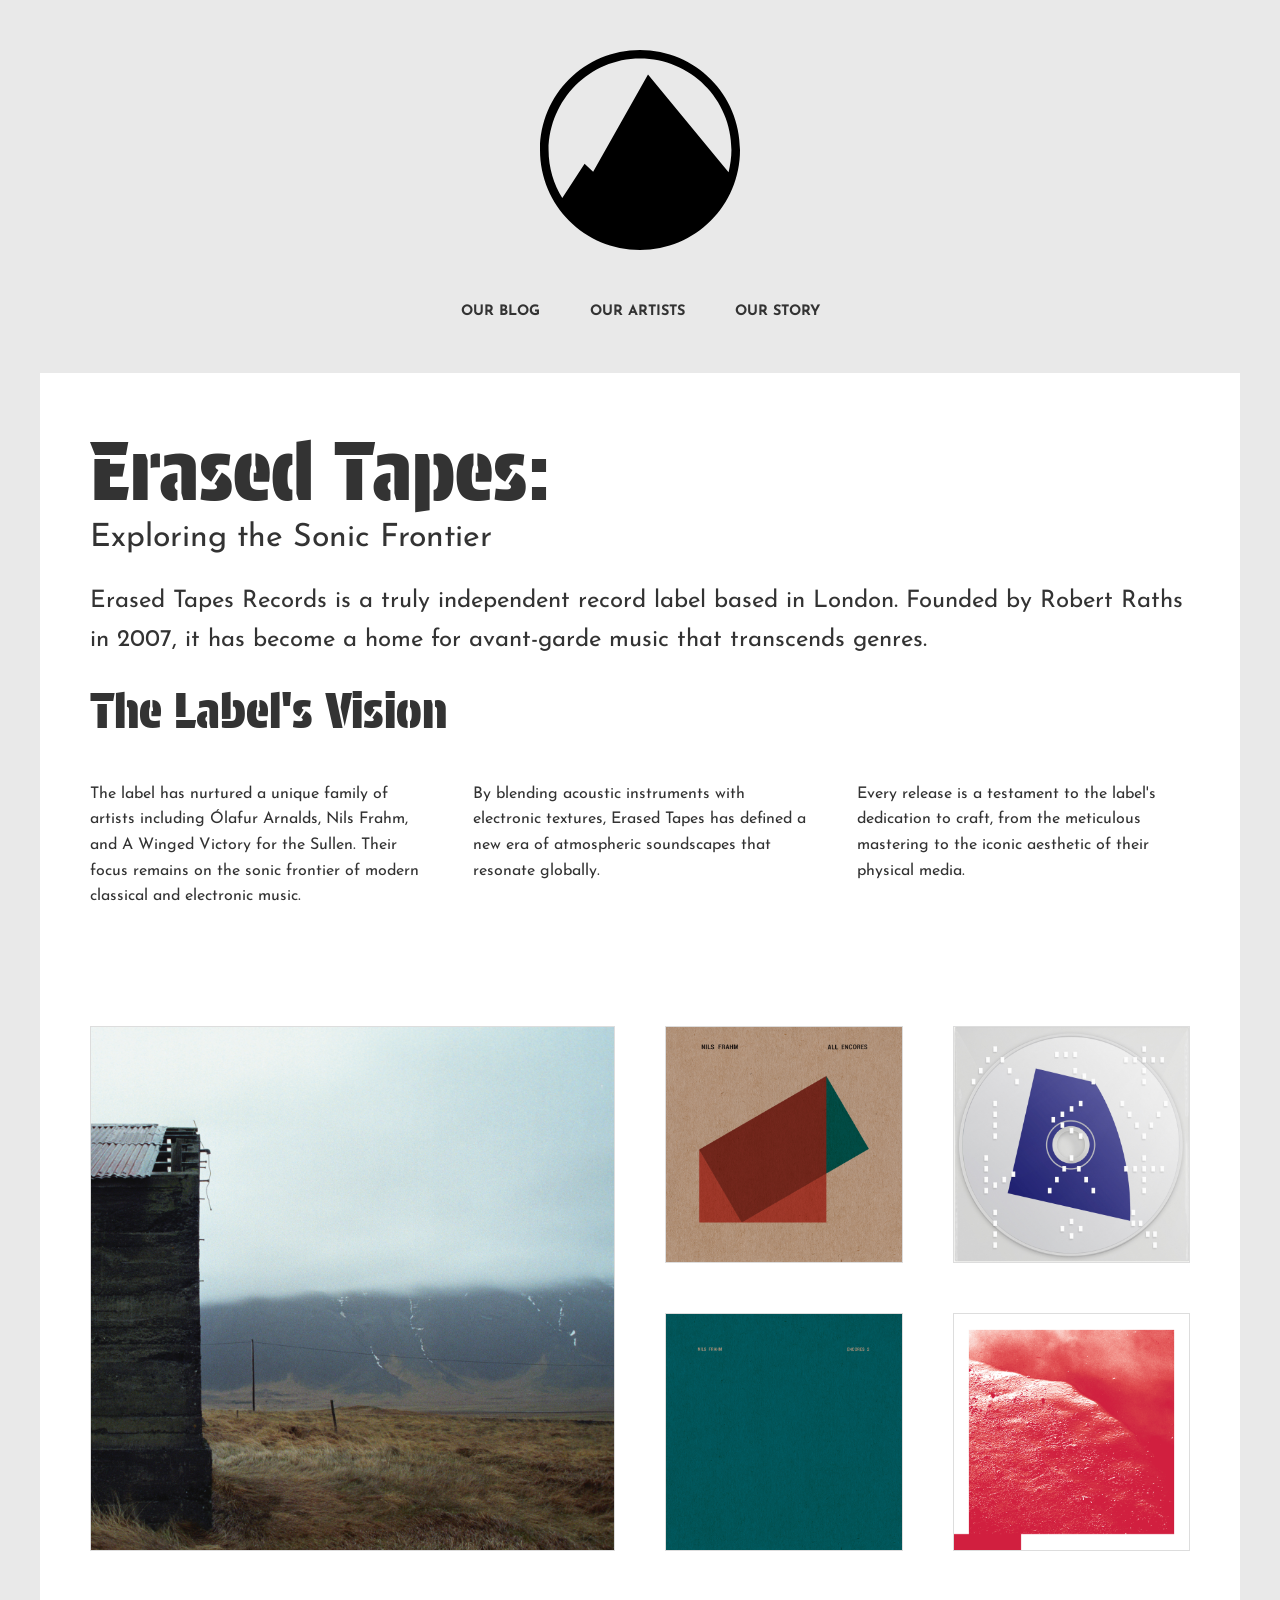
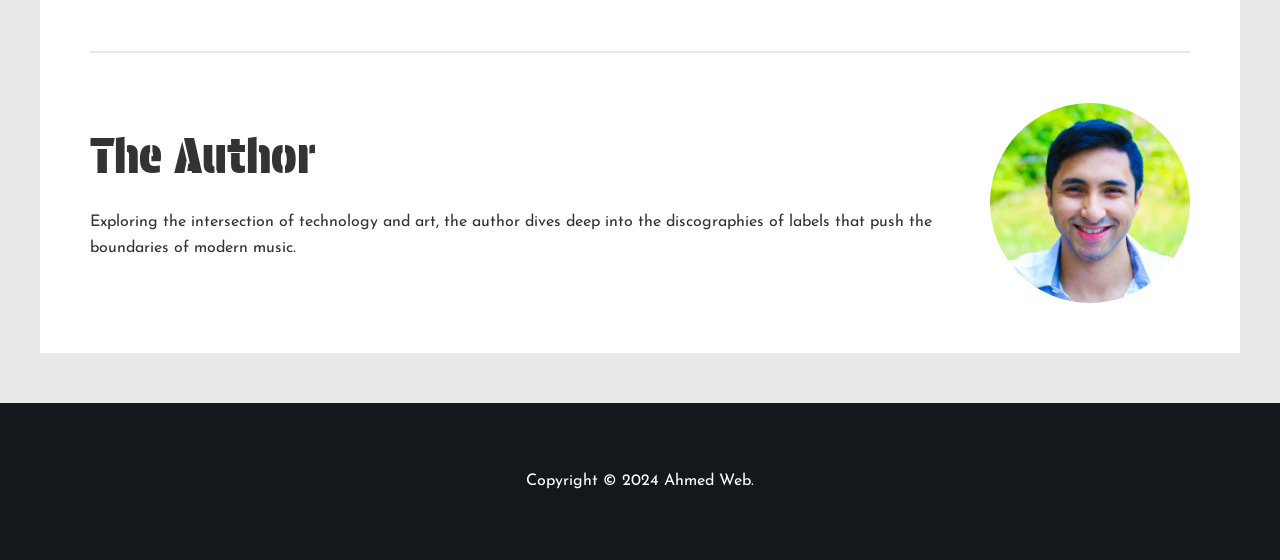
<file: task1/index.html>
<!DOCTYPE html>
<html lang="en">
<head>
  <meta charset="UTF-8">
  <meta name="viewport" content="width=device-width, initial-scale=1.0">
  <title>Erased Tapes: Exploring the Sonic Frontier</title>
  <link rel="preconnect" href="https://fonts.googleapis.com">
  <link rel="preconnect" href="https://fonts.gstatic.com" crossorigin>
  <link href="https://fonts.googleapis.com/css2?family=Josefin+Sans:wght@100..700&family=Protest+Guerrilla&display=swap" rel="stylesheet">
  <link rel="stylesheet" href="style.css">
</head>
<body>

  <header class="global-header">
    <img src="assets/logo.svg" alt="Erased Tapes Logo" class="site-logo">
    
    <nav class="site-nav">
      <a href="#">Our Blog</a>
      <a href="#">Our Artists</a>
      <a href="#">Our Story</a>
    </nav>
  </header>

  <main class="content-wrapper">
    <article class="blog-post">
      
      <header class="post-header">
        <h1 class="post-title">Erased Tapes:<br><span class="subtitle">Exploring the Sonic Frontier</span></h1>
        <p class="intro-text">
          Erased Tapes Records is a truly independent record label based in London. Founded by Robert Raths in 2007, it has become a home for avant-garde music that transcends genres.
        </p>
      </header>

      <section class="text-section">
        <h2>The Label's Vision</h2>
        <div class="text-columns">
          <p>The label has nurtured a unique family of artists including Ólafur Arnalds, Nils Frahm, and A Winged Victory for the Sullen. Their focus remains on the sonic frontier of modern classical and electronic music.</p>
          <p>By blending acoustic instruments with electronic textures, Erased Tapes has defined a new era of atmospheric soundscapes that resonate globally.</p>
          <p>Every release is a testament to the label's dedication to craft, from the meticulous mastering to the iconic aesthetic of their physical media.</p>
        </div>
      </section>

      <section class="image-gallery">
        <img src="assets/eulogy-for-evolution.jpg" alt="Featured Album" class="featured-album">
        
        <div class="album-grid">
          <img src="assets/all-encores.jpg" alt="Album Cover">

          <img src="assets/articulation.jpg" alt="Album Cover">

          <img src="assets/encores-2.jpg" alt="Album Cover">

          <img src="assets/the-cell.jpg" alt="Album Cover">
        </div>
      </section>

      <section class="author-section">
        <div class="author-info">
          <h2>The Author</h2>
          <p>Exploring the intersection of technology and art, the author dives deep into the discographies of labels that push the boundaries of modern music.</p>
        </div>

        <img src="assets/profile_picture.jpg" alt="Author Profile" class="author-pic">
      </section>

    </article>
  </main>

  <footer class="global-footer">
    <p>Copyright &copy; 2024 Ahmed Web.</p>
  </footer>

</body>
</html>
</file>
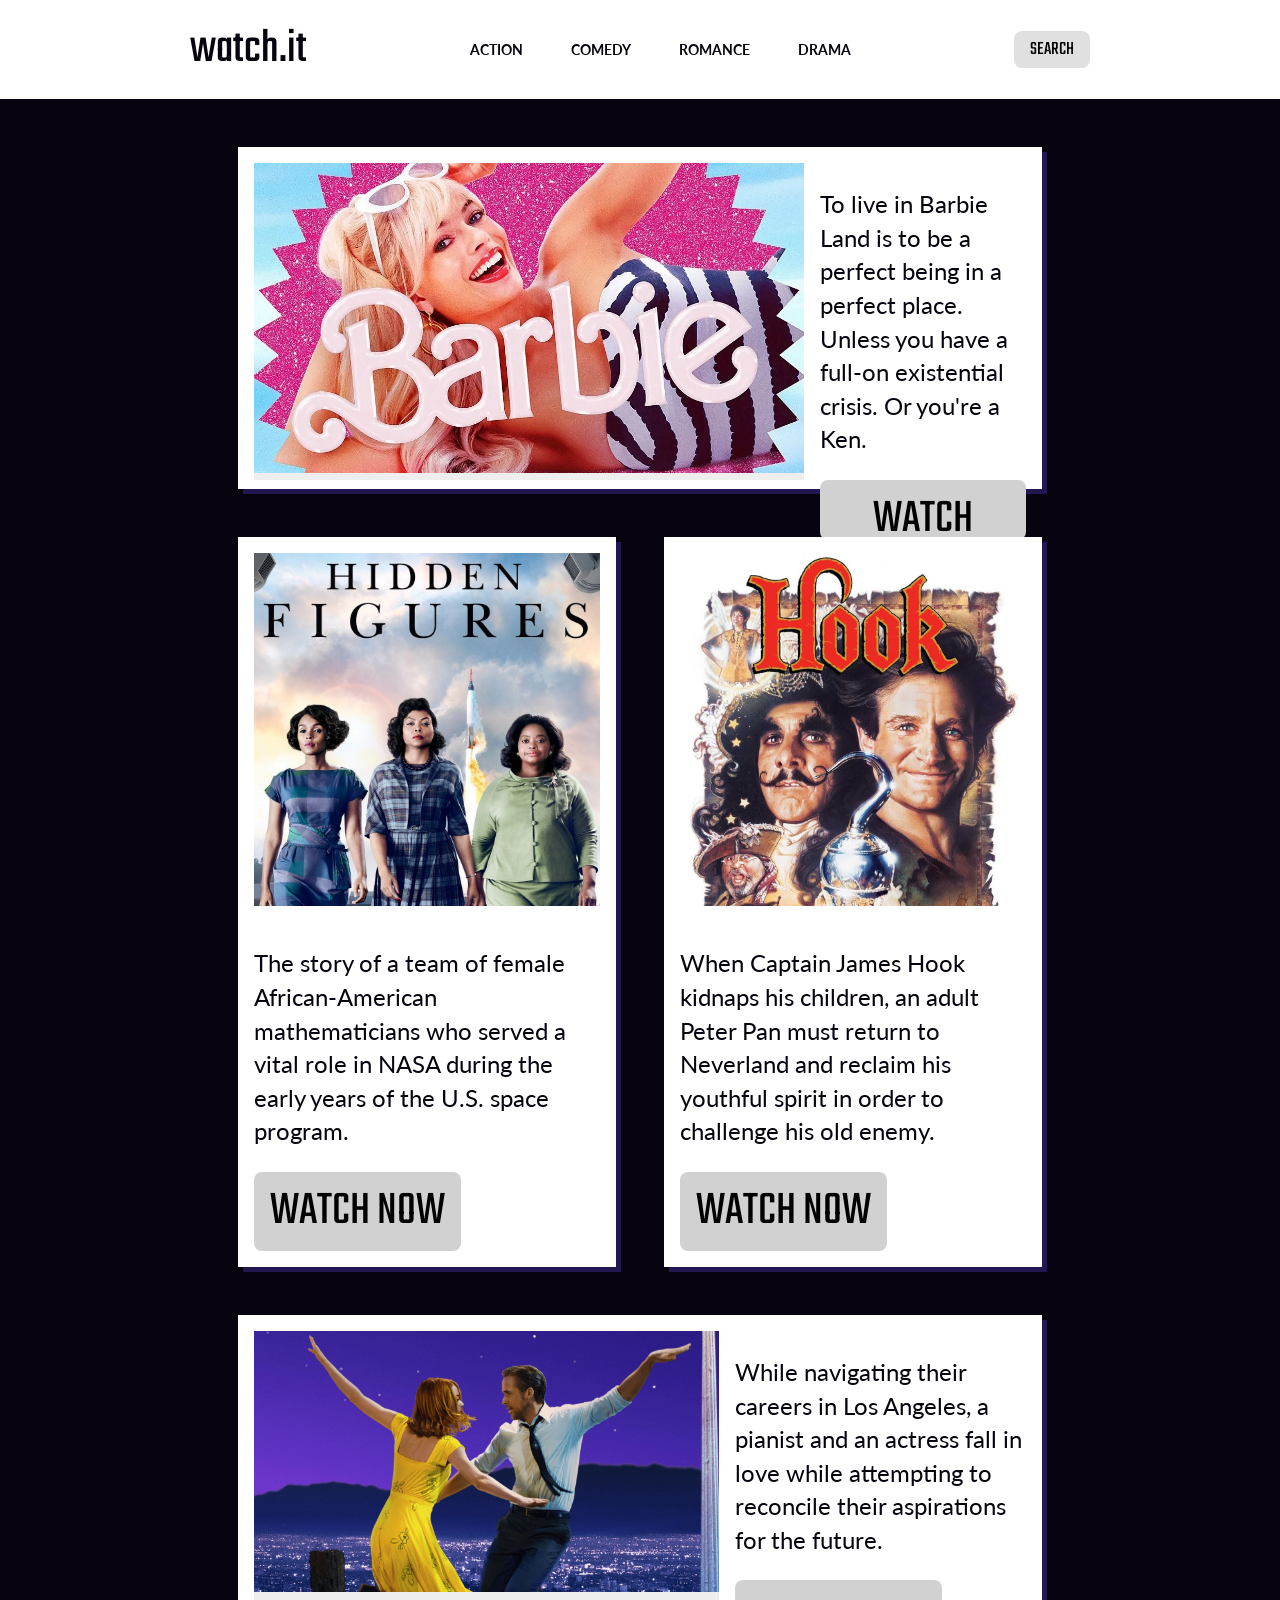
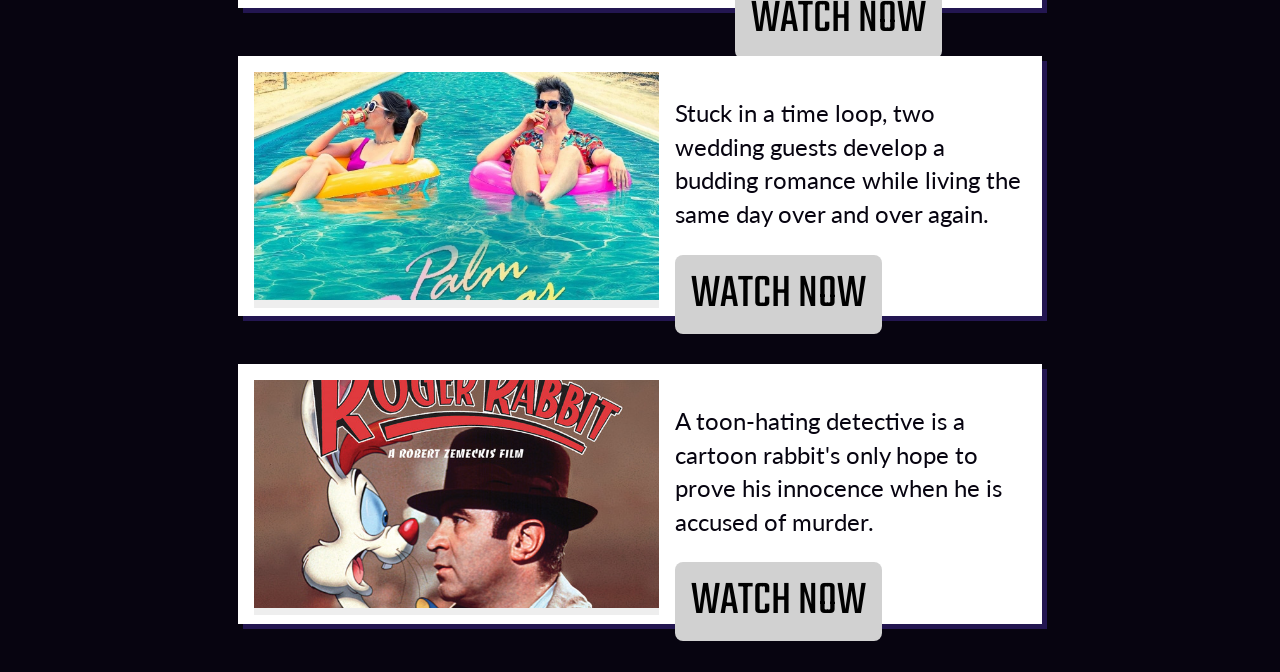
<file: task2/index.html>
<!DOCTYPE html>
<html lang="en">
<head>
  <meta charset="UTF-8">
  <meta name="viewport" content="width=device-width, initial-scale=1.0">
  <title>watch.it | Stream Now</title>
  <link rel="preconnect" href="https://fonts.googleapis.com">
  <link rel="preconnect" href="https://fonts.gstatic.com" crossorigin>
  <link href="https://fonts.googleapis.com/css2?family=Lato:ital,wght@0,100..900;1,100..900&family=Teko:wght@300..700&display=swap" rel="stylesheet">
  <link rel="stylesheet" href="style.css">
</head>
<body>

  <header class="main-header">
    <div class="header-container">
      <span class="logo">watch.it</span>
      <nav class="nav-links">
        <a href="#">Action</a>
        <a href="#">Comedy</a>
        <a href="#">Romance</a>
        <a href="#">Drama</a>
      </nav>
      <button class="search-btn">SEARCH</button>
    </div>
  </header>

  <main class="main-content">
    
    <article class="movie-card featured">
      <div class="poster-wrapper">
        <img src="assets/barbie.jpg" alt="Barbie">
      </div>
      <div class="movie-info">
        <p>To live in Barbie Land is to be a perfect being in a perfect place. Unless you have a full-on existential crisis. Or you're a Ken.</p>
        <button class="watch-btn">WATCH NOW</button>
      </div>
    </article>

    <div class="movie-row">
      <article class="movie-card standard">
        <div class="poster-wrapper">
          <img src="assets/hidden-figures.jpg" alt="Hidden Figures">
        </div>
        <div class="movie-info">
          <p>The story of a team of female African-American mathematicians who served a vital role in NASA during the early years of the U.S. space program.</p>
          <button class="watch-btn">WATCH NOW</button>
        </div>
      </article>

      <article class="movie-card standard">
        <div class="poster-wrapper">
          <img src="assets/hook.jpg" alt="Hook">
        </div>
        <div class="movie-info">
          <p>When Captain James Hook kidnaps his children, an adult Peter Pan must return to Neverland and reclaim his youthful spirit in order to challenge his old enemy.</p>
          <button class="watch-btn">WATCH NOW</button>
        </div>
      </article>
    </div>

    <article class="movie-card horizontal">
      <div class="poster-wrapper">
        <img src="assets/la-la-land.jpg" alt="La La Land">
      </div>
      <div class="movie-info">
        <p>While navigating their careers in Los Angeles, a pianist and an actress fall in love while attempting to reconcile their aspirations for the future.</p>
        <button class="watch-btn">WATCH NOW</button>
      </div>
    </article>

    <article class="movie-card horizontal">
      <div class="poster-wrapper">
        <img src="assets/palm-springs.jpg" alt="Palm Springs">
      </div>
      <div class="movie-info">
        <p>Stuck in a time loop, two wedding guests develop a budding romance while living the same day over and over again.</p>
        <button class="watch-btn">WATCH NOW</button>
      </div>
    </article>

    <article class="movie-card horizontal">
      <div class="poster-wrapper">
        <img src="assets/who-framed-roger-rabbit.jpg" alt="Who Framed Roger Rabbit">
      </div>
      <div class="movie-info">
        <p>A toon-hating detective is a cartoon rabbit's only hope to prove his innocence when he is accused of murder.</p>
        <button class="watch-btn">WATCH NOW</button>
      </div>
    </article>

  </main>

</body>
</html>
</file>
<file: task1/style.css>
:root {
  --bg-page: #e9e9e9;
  --bg-content: #ffffff;
  --bg-footer: #14181d;
  --font-heading: "Protest Guerrilla", sans-serif;
  --font-body: "Josefin Sans", sans-serif;
  --base-font-size: 16px;
  --spacing: 12px; 
}

@media (min-width: 540px) { :root { --spacing: 20px; } }
@media (min-width: 720px) { :root { --spacing: 30px; } }
@media (min-width: 1024px) { :root { --spacing: 50px; } }

* { box-sizing: border-box; }
body { margin: 0; padding: 0; background-color: var(--bg-page); font-family: var(--font-body); font-size: var(--base-font-size); color: #333; line-height: 1.6; }
img { max-width: 100%; height: auto; display: block; }
h1, h2, h3 { font-family: var(--font-heading); font-weight: normal; margin-top: 0; margin-bottom: calc(var(--spacing) * 0.5); line-height: 1.2; }
h2 { font-size: calc(var(--base-font-size) * 3); }

.global-header { text-align: center; padding: var(--spacing); }
.site-logo { width: 80px; margin: 0 auto var(--spacing) auto; }
.site-nav { display: flex; justify-content: center; gap: var(--spacing); }
.site-nav a { text-decoration: none; color: #333; font-weight: 700; text-transform: uppercase; font-size: 0.9rem; }

.content-wrapper { background-color: var(--bg-content); max-width: 1200px; margin: 0 auto; padding: var(--spacing); }
.post-title { font-size: calc(var(--base-font-size) * 3); }
.subtitle { font-family: var(--font-body); font-size: 1.2rem; display: block; }
.text-section { margin-bottom: calc(var(--spacing) * 2); }
.text-columns { display: flex; flex-direction: column; gap: var(--spacing); }

.image-gallery { display: flex; flex-direction: column; gap: var(--spacing); margin-bottom: calc(var(--spacing) * 2); }
.album-grid { display: grid; grid-template-columns: 1fr; gap: var(--spacing); }
.album-grid img, .featured-album { width: 100%; aspect-ratio: 1 / 1; object-fit: cover; border: 1px solid #ddd; }

.author-section { display: flex; flex-direction: column-reverse; align-items: center; text-align: center; gap: var(--spacing); padding-top: var(--spacing); border-top: 2px solid var(--bg-page); }
.author-pic { width: 200px; height: 200px; border-radius: 50%; object-fit: cover; }

.global-footer { background-color: var(--bg-footer); color: #ffffff; text-align: center; padding: var(--spacing); margin-top: var(--spacing); }

@media (min-width: 540px) { .album-grid { grid-template-columns: repeat(2, 1fr); } }
@media (min-width: 720px) { .author-section { flex-direction: row; text-align: left; justify-content: space-between; } .author-info { flex: 1; } }
@media (min-width: 1024px) {
  .site-logo { width: 200px; }
  .post-title { font-size: 5rem; }
  .subtitle { font-size: 2rem; }
  .intro-text { font-size: 1.5rem; }
  .text-columns { flex-direction: row; }
  .text-columns p { flex: 1; }
  .image-gallery { display: grid; grid-template-columns: 1fr 1fr; }
  .featured-album { height: 100%; aspect-ratio: auto; }
}
</file>
<file: task2/style.css>
:root {
  --black: #070410;
  --dark-purple: #231651;
  --teal: #4DCCBD;
  --yellow: #EEF36A;
  --white: #FFFFFF;
  --font-heading: "Teko", sans-serif;
  --font-body: "Lato", sans-serif;
  --small-space: 16px;
  --large-space: 16px;
}

@media (min-width: 720px) {
  :root { --large-space: 32px; }
}

@media (min-width: 1024px) {
  :root { --large-space: 48px; }
}

* { box-sizing: border-box; }

body {
  margin: 0;
  background-color: var(--black);
  color: var(--white);
  font-family: var(--font-body);
  line-height: 1.4;
}

.main-header {
  background-color: var(--white);
  color: var(--black);
  padding: var(--small-space) var(--large-space);
}

.header-container {
  max-width: 900px;
  margin: 0 auto;
  display: flex;
  justify-content: space-between;
  align-items: center;
}

.logo {
  font-family: var(--font-heading);
  font-size: 2em;
}

.nav-links {
  display: none;
  gap: var(--large-space);
}

.nav-links a {
  text-decoration: none;
  color: var(--black);
  font-weight: bold;
  font-size: 0.9rem;
  text-transform: uppercase;
}

button {
  font-family: var(--font-heading);
  border-radius: 8px;
  border: none;
  cursor: pointer;
  padding: 5px var(--small-space);
  font-size: 2em;
}

.search-btn {
  background-color: #e0e0e0;
  font-size: 1.2em;
}

.watch-btn {
  background-color: #d1d1d1;
  width: fit-content;
}

.main-content {
  max-width: 900px;
  margin: 0 auto;
  padding: var(--large-space);
  display: flex;
  flex-direction: column;
  gap: var(--large-space);
}

.movie-card {
  background-color: var(--white);
  color: var(--black);
  padding: var(--small-space);
  display: flex;
  flex-direction: column;
  gap: var(--small-space);
  font-size: 1.5em;
  box-shadow: 5px 5px 0px var(--dark-purple);
}

.poster-wrapper {
  background-color: #eee;
  aspect-ratio: 16 / 9;
}

.poster-wrapper img {
  width: 100%;
  height: 100%;
  object-fit: cover;
}

@media (min-width: 720px) {
  .logo { font-size: 3em; }
  .nav-links { display: flex; }
  .movie-row {
    display: grid;
    grid-template-columns: 1fr 1fr;
    gap: var(--large-space);
  }
}

@media (min-width: 1024px) {
  .movie-card.featured {
    display: grid;
    grid-template-columns: 2fr 1fr;
  }
  .movie-card.featured .movie-info {
    display: flex;
    flex-direction: column;
    justify-content: space-between;
  }
  .movie-card.featured .watch-btn {
    width: 100%;
    height: 60px;
  }
  .movie-card.horizontal {
    display: grid;
    grid-template-columns: 1fr 1.5fr;
  }
  .movie-card.horizontal .movie-info {
    display: flex;
    flex-direction: column;
    justify-content: space-between;
  }
}
</file>
